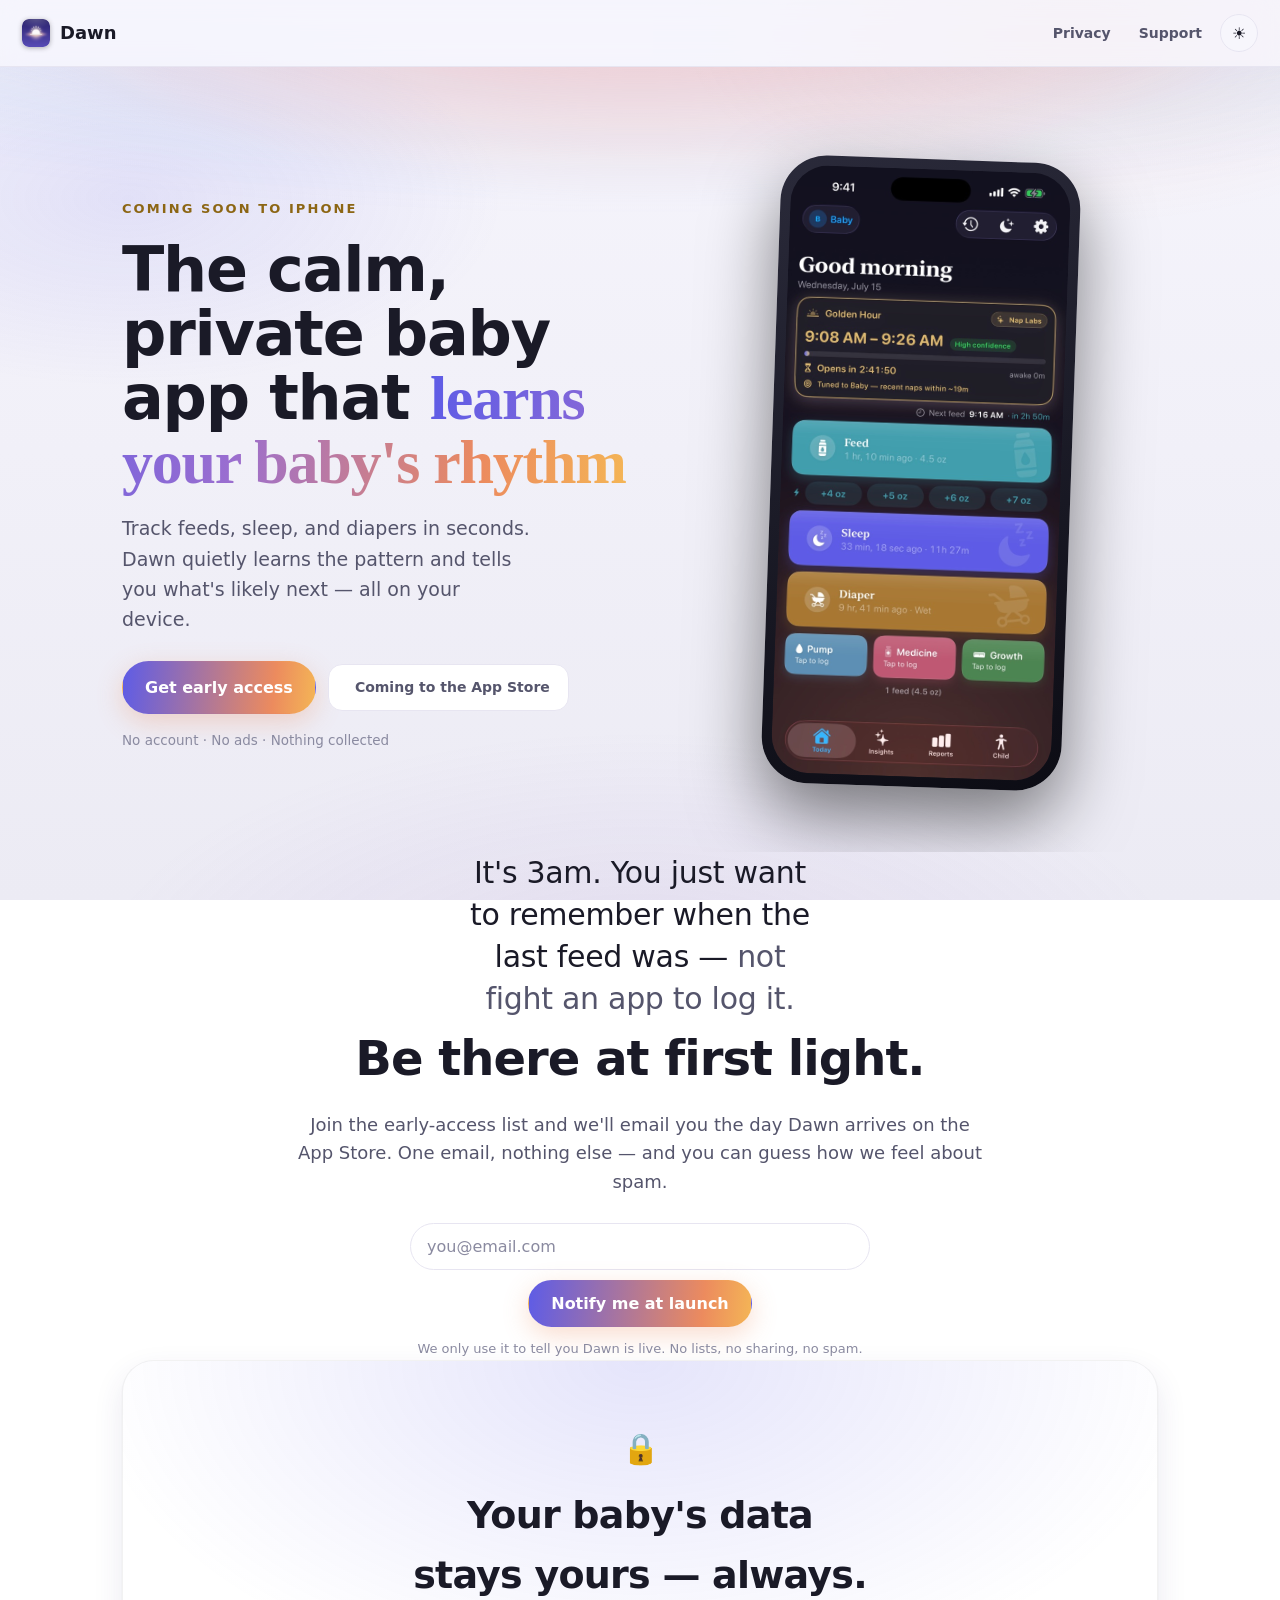
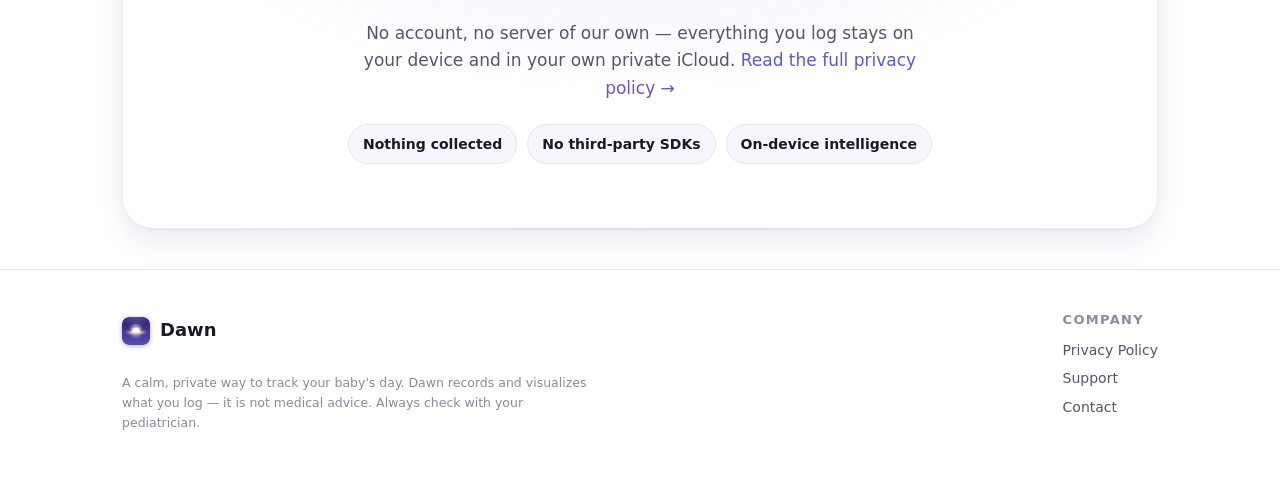
<file: index.html>
<!doctype html>
<html lang="en">
<head>
<meta charset="utf-8">
<meta name="viewport" content="width=device-width, initial-scale=1">
<title>Dawn: Baby Tracker — the calm, private app that learns your baby's rhythm</title>
<meta name="description" content="Track feeds, sleep, and diapers in seconds — then let Dawn learn your baby's rhythm and gently predict what's next. No account, no ads, all on your device.">
<link rel="icon" href="assets/icon.png">
<meta property="og:title" content="Dawn: Baby Tracker">
<meta property="og:description" content="The calm, private baby tracker — smart predictions, no ads, no tracking. Everything stays on your phone.">
<meta property="og:type" content="website">
<meta property="og:image" content="assets/og-image.png">
<meta name="twitter:card" content="summary_large_image">
<link rel="stylesheet" href="styles.css">
<script>
  // Set theme before paint to avoid a flash.
  (function () {
    try {
      var t = localStorage.getItem("dawn-theme");
      if (t) document.documentElement.setAttribute("data-theme", t);
    } catch (e) {}
  })();
</script>
</head>
<body>
<div class="ambient" aria-hidden="true"></div>

<nav class="nav">
  <a class="brand" href="index.html"><span class="mark" aria-hidden="true"></span>Dawn</a>
  <div class="nav-actions">
    <a class="hide-sm" href="privacy.html">Privacy</a>
    <a class="hide-sm" href="support.html">Support</a>
    <button class="theme-toggle" id="themeToggle" aria-label="Switch light or dark theme" title="Switch theme">☾</button>
  </div>
</nav>

<!-- ============ HERO ============ -->
<header class="hero">
  <div class="hero-sky" id="heroSky" aria-hidden="true"></div>
  <div class="wrap hero-grid">
    <div>
      <span class="eyebrow">Coming soon to iPhone</span>
      <h1>The calm, private baby app that <span class="warm serif">learns your baby's rhythm</span></h1>
      <p class="lead">Track feeds, sleep, and diapers in seconds. Dawn quietly learns the pattern and tells you what's likely next — all on your device.</p>
      <div class="cta-row">
        <a class="btn btn-primary" href="#waitlist">Get early access</a>
        <span class="badge-soon"><span class="apple" aria-hidden="true"></span> Coming to the App&nbsp;Store</span>
      </div>
      <p class="reassure">No account · No ads · Nothing collected</p>
    </div>
    <div class="phone tilt" aria-hidden="false">
      <img src="assets/screen-today.jpg" width="620" height="1348" alt="Dawn's Today screen showing the Golden Hour nap prediction, a Feed card, and quick-add amounts on a deep indigo background.">
    </div>
  </div>
</header>

<!-- ============ EMPATHY ============ -->
<section class="empathy wrap reveal">
  <p>It's 3am. You just want to remember when the last feed was — <span class="soft">not fight an app to log it.</span></p>
</section>

<!-- ============ FINAL CTA / WAITLIST ============ -->
<section id="waitlist" class="wrap final">
  <div class="reveal">
    <h2>Be there at first light.</h2>
    <p class="section-sub" style="margin:0 auto 26px">Join the early-access list and we'll email you the day Dawn arrives on the App Store. One email, nothing else — and you can guess how we feel about spam.</p>
    <!-- Waitlist: works with zero backend via the visitor's own mail app.
         To use a form service instead, set data-endpoint on the form to your
         Formspree URL (https://formspree.io/f/xxxx) and it will POST there.

         ⚠️ LEGAL: leaving data-endpoint EMPTY is what keeps our privacy policy
         true. The moment you set a Formspree (or any) endpoint, this site starts
         sending visitor emails to a third-party processor — which contradicts
         "we collect nothing / no third-party SDKs / this site runs no analytics"
         in privacy.html. If you ever enable it, update the Privacy Policy the
         SAME DAY (disclose the processor and what it's used for). -->
    <form class="waitlist" id="waitlistForm" data-endpoint="">
      <input type="email" name="email" placeholder="you@email.com" required aria-label="Your email">
      <button class="btn btn-primary" type="submit">Notify me at launch</button>
    </form>
    <p class="form-note" id="formNote">We only use it to tell you Dawn is live. No lists, no sharing, no spam.</p>
  </div>
</section>

<!-- ============ PRIVACY STRIP ============ -->
<section class="wrap">
  <div class="pillar reveal">
    <div class="lock" aria-hidden="true">🔒</div>
    <h2>Your baby's data stays yours — always.</h2>
    <p>No account, no server of our own — everything you log stays on your device and in your own private iCloud. <a href="privacy.html">Read the full privacy policy →</a></p>
    <div class="points">
      <span>Nothing collected</span>
      <span>No third-party SDKs</span>
      <span>On-device intelligence</span>
    </div>
  </div>
</section>

<!-- ============ FOOTER ============ -->
<footer>
  <div class="wrap foot-grid">
    <div>
      <a class="brand" href="index.html" style="font-size:18px"><span class="mark" aria-hidden="true"></span>Dawn</a>
      <p class="foot-legal">A calm, private way to track your baby's day. Dawn records and visualizes what you log — it is not medical advice. Always check with your pediatrician.</p>
    </div>
    <div class="foot-col">
      <h5>Company</h5>
      <a href="privacy.html">Privacy Policy</a>
      <a href="support.html">Support</a>
      <a href="mailto:dawn@kairofasting.com">Contact</a>
    </div>
  </div>
</footer>

<script>
  // ----- theme toggle -----
  (function () {
    var btn = document.getElementById("themeToggle");
    function current() {
      return document.documentElement.getAttribute("data-theme")
        || (window.matchMedia("(prefers-color-scheme: light)").matches ? "light" : "dark");
    }
    function apply(t) {
      document.documentElement.setAttribute("data-theme", t);
      try { localStorage.setItem("dawn-theme", t); } catch (e) {}
      btn.textContent = t === "light" ? "☀" : "☾";
    }
    btn.textContent = current() === "light" ? "☀" : "☾";
    btn.addEventListener("click", function () { apply(current() === "light" ? "dark" : "light"); });
  })();

  // ----- time-of-day sunrise tint (a nod to the app's living hero) -----
  (function () {
    var sky = document.getElementById("heroSky");
    if (!sky) return;
    var h = new Date().getHours();
    // dawn warm, midday cool-bright, dusk rose, night deep — subtle hue shift
    var hue = (h >= 5 && h < 9) ? 25 : (h >= 9 && h < 17) ? -10 : (h >= 17 && h < 21) ? 15 : -30;
    sky.style.filter = "blur(6px) hue-rotate(" + hue + "deg)";
  })();

  // ----- scroll reveal -----
  (function () {
    var reduce = window.matchMedia("(prefers-reduced-motion: reduce)").matches;
    var items = document.querySelectorAll(".reveal");
    if (reduce || !("IntersectionObserver" in window)) {
      items.forEach(function (el) { el.classList.add("in"); });
      return;
    }
    var io = new IntersectionObserver(function (entries) {
      entries.forEach(function (e) { if (e.isIntersecting) { e.target.classList.add("in"); io.unobserve(e.target); } });
    }, { threshold: 0.12 });
    items.forEach(function (el) { io.observe(el); });
  })();

  // ----- waitlist: posts to a form service if configured, else opens the
  // visitor's own mail app (zero backend, nothing passes through a third party) -----
  (function () {
    var form = document.getElementById("waitlistForm");
    var note = document.getElementById("formNote");
    if (!form) return;
    form.addEventListener("submit", function (e) {
      var endpoint = form.getAttribute("data-endpoint");
      var email = form.querySelector("input[type=email]").value.trim();
      if (endpoint) return; // let the browser POST to the configured service
      e.preventDefault();
      if (!email) return;
      var subject = encodeURIComponent("Dawn early access");
      var body = encodeURIComponent("Please add me to the Dawn waitlist: " + email);
      window.location.href = "mailto:dawn@kairofasting.com?subject=" + subject + "&body=" + body;
      note.textContent = "Thanks! Your mail app is opening — hit send and you're on the list.";
    });
  })();
</script>
</body>
</html>
</file>
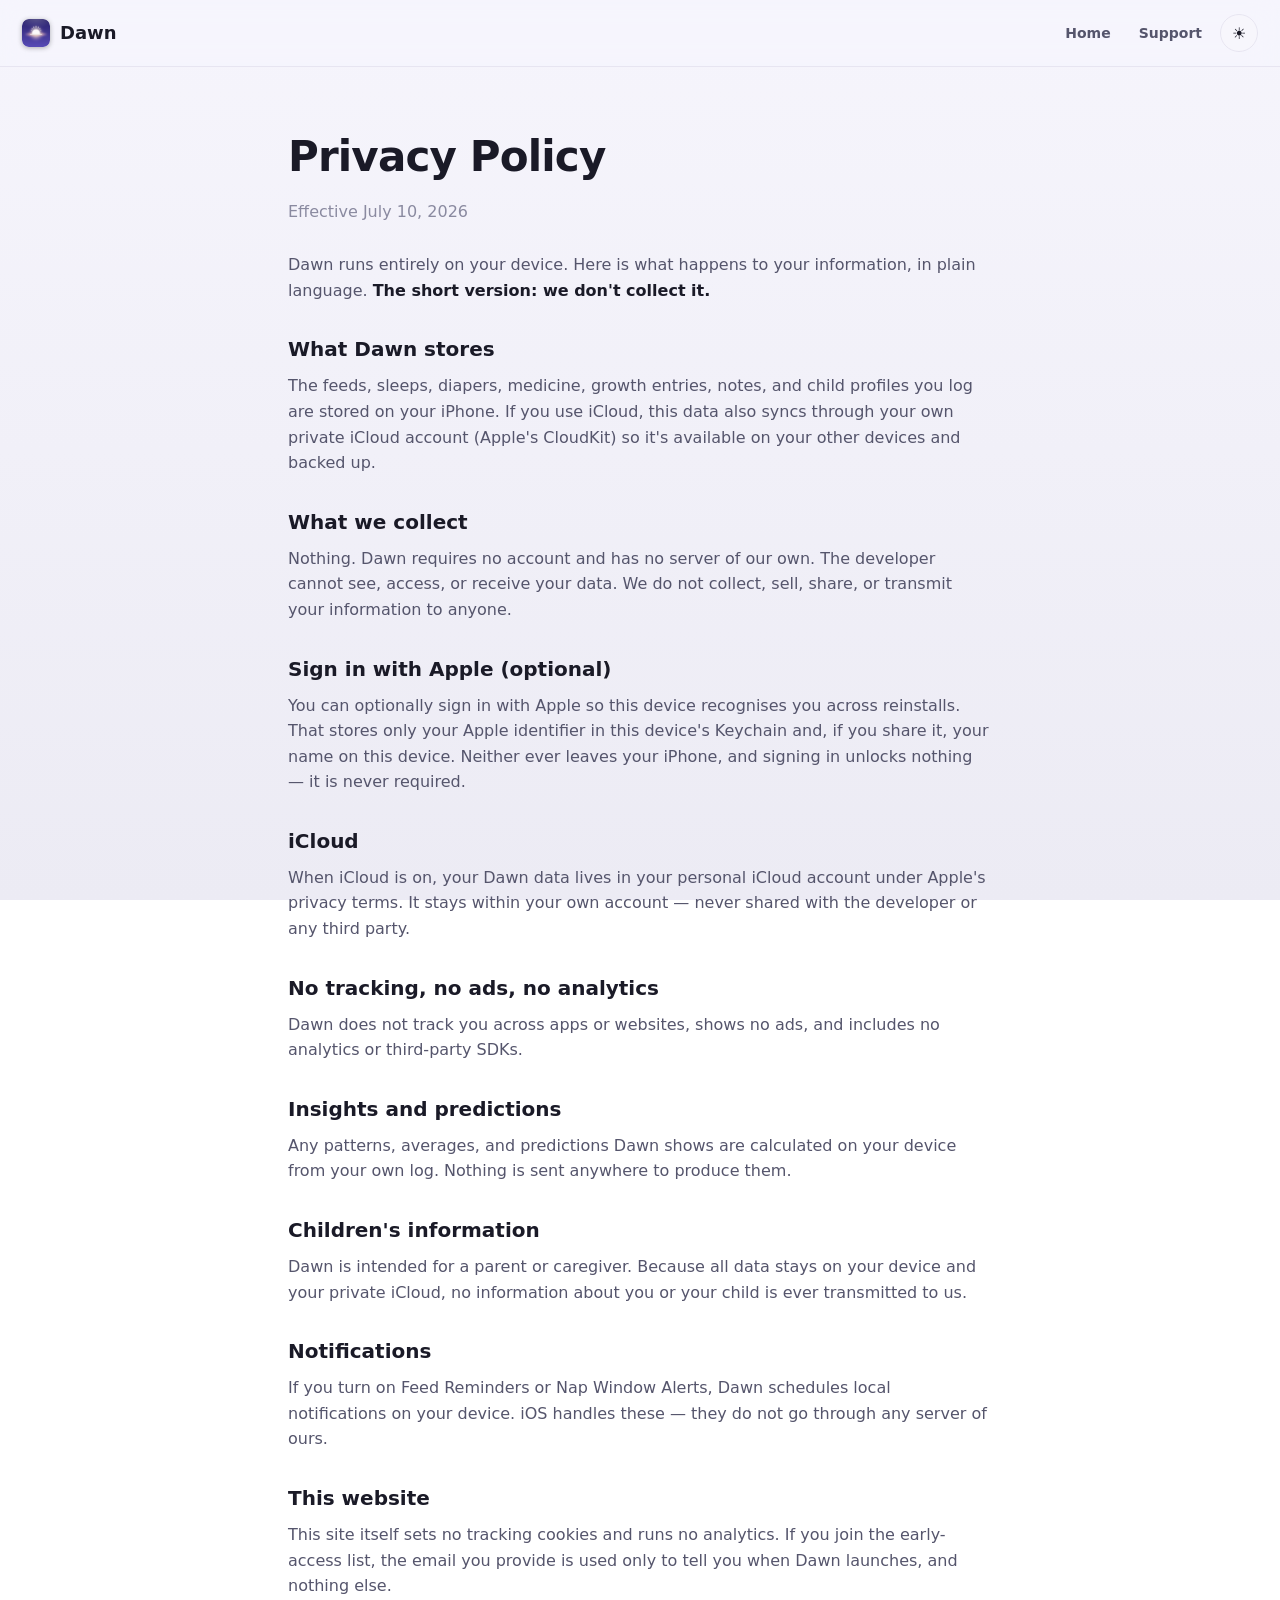
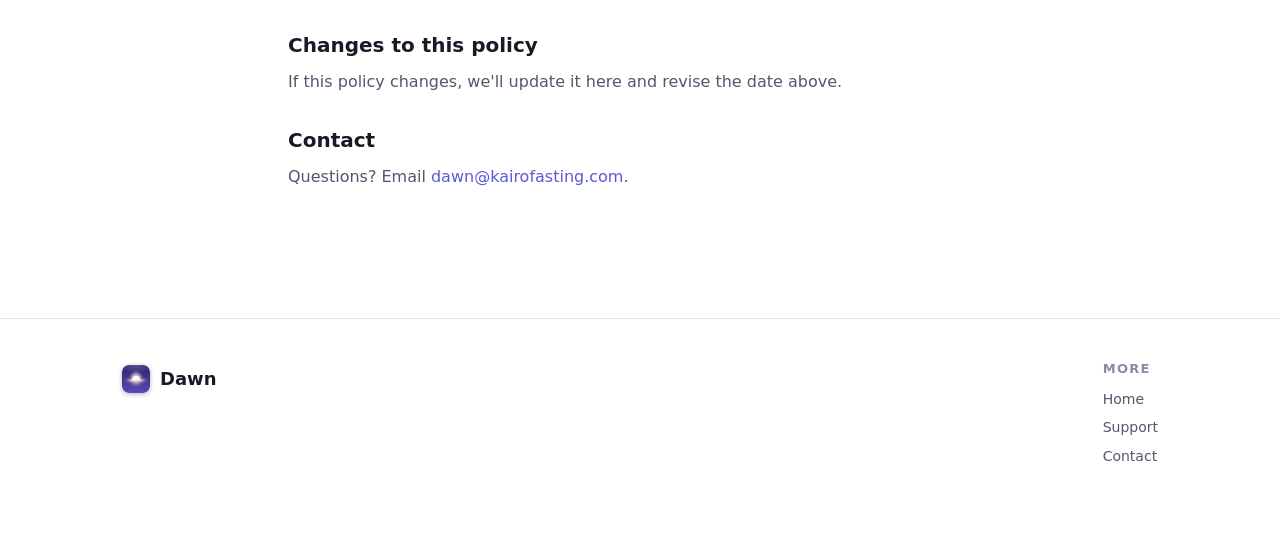
<file: privacy.html>
<!doctype html>
<html lang="en">
<head>
<meta charset="utf-8">
<meta name="viewport" content="width=device-width, initial-scale=1">
<title>Dawn — Privacy Policy</title>
<meta name="description" content="Dawn runs entirely on your device. The short version: we don't collect your data.">
<link rel="icon" href="assets/icon.png">
<link rel="stylesheet" href="styles.css">
<script>(function(){try{var t=localStorage.getItem("dawn-theme");if(t)document.documentElement.setAttribute("data-theme",t);}catch(e){}})();</script>
</head>
<body>

<nav class="nav">
  <a class="brand" href="index.html"><span class="mark" aria-hidden="true"></span>Dawn</a>
  <div class="nav-actions">
    <a href="index.html">Home</a>
    <a href="support.html">Support</a>
    <button class="theme-toggle" id="themeToggle" aria-label="Switch light or dark theme" title="Switch theme">☾</button>
  </div>
</nav>

<main class="narrow prose">
  <h1>Privacy Policy</h1>
  <p class="eff">Effective July 10, 2026</p>

  <p>Dawn runs entirely on your device. Here is what happens to your information, in plain language. <strong>The short version: we don't collect it.</strong></p>

  <h2>What Dawn stores</h2>
  <p>The feeds, sleeps, diapers, medicine, growth entries, notes, and child profiles you log are stored on your iPhone. If you use iCloud, this data also syncs through your own private iCloud account (Apple's CloudKit) so it's available on your other devices and backed up.</p>

  <h2>What we collect</h2>
  <p>Nothing. Dawn requires no account and has no server of our own. The developer cannot see, access, or receive your data. We do not collect, sell, share, or transmit your information to anyone.</p>

  <h2>Sign in with Apple (optional)</h2>
  <p>You can optionally sign in with Apple so this device recognises you across reinstalls. That stores only your Apple identifier in this device's Keychain and, if you share it, your name on this device. Neither ever leaves your iPhone, and signing in unlocks nothing — it is never required.</p>

  <h2>iCloud</h2>
  <p>When iCloud is on, your Dawn data lives in your personal iCloud account under Apple's privacy terms. It stays within your own account — never shared with the developer or any third party.</p>

  <h2>No tracking, no ads, no analytics</h2>
  <p>Dawn does not track you across apps or websites, shows no ads, and includes no analytics or third-party SDKs.</p>

  <h2>Insights and predictions</h2>
  <p>Any patterns, averages, and predictions Dawn shows are calculated on your device from your own log. Nothing is sent anywhere to produce them.</p>

  <h2>Children's information</h2>
  <p>Dawn is intended for a parent or caregiver. Because all data stays on your device and your private iCloud, no information about you or your child is ever transmitted to us.</p>

  <h2>Notifications</h2>
  <p>If you turn on Feed Reminders or Nap Window Alerts, Dawn schedules local notifications on your device. iOS handles these — they do not go through any server of ours.</p>

  <h2>This website</h2>
  <p>This site itself sets no tracking cookies and runs no analytics. If you join the early-access list, the email you provide is used only to tell you when Dawn launches, and nothing else.</p>

  <h2>Changes to this policy</h2>
  <p>If this policy changes, we'll update it here and revise the date above.</p>

  <h2>Contact</h2>
  <p>Questions? Email <a href="mailto:dawn@kairofasting.com">dawn@kairofasting.com</a>.</p>
</main>

<footer>
  <div class="wrap foot-grid">
    <div><a class="brand" href="index.html" style="font-size:18px"><span class="mark" aria-hidden="true"></span>Dawn</a></div>
    <div class="foot-col">
      <h5>More</h5>
      <a href="index.html">Home</a>
      <a href="support.html">Support</a>
      <a href="mailto:dawn@kairofasting.com">Contact</a>
    </div>
  </div>
</footer>

<script>
  (function () {
    var btn = document.getElementById("themeToggle");
    function current(){return document.documentElement.getAttribute("data-theme")||(window.matchMedia("(prefers-color-scheme: light)").matches?"light":"dark");}
    function apply(t){document.documentElement.setAttribute("data-theme",t);try{localStorage.setItem("dawn-theme",t);}catch(e){}btn.textContent=t==="light"?"☀":"☾";}
    btn.textContent=current()==="light"?"☀":"☾";
    btn.addEventListener("click",function(){apply(current()==="light"?"dark":"light");});
  })();
</script>
</body>
</html>
</file>
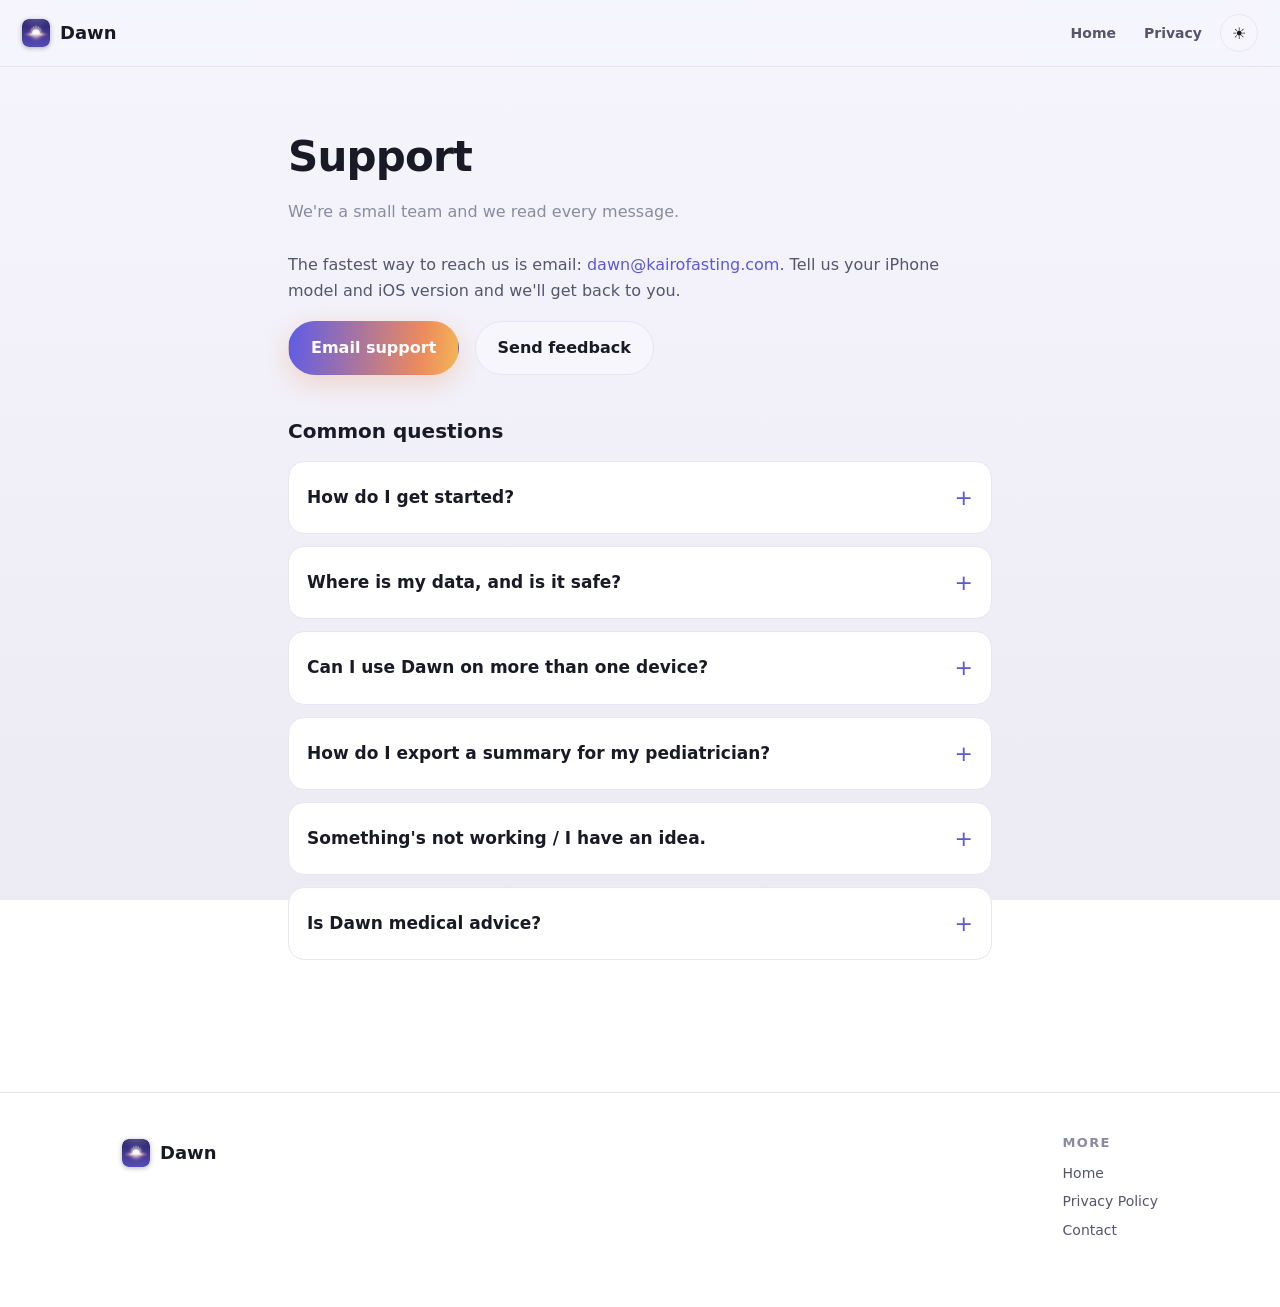
<file: support.html>
<!doctype html>
<html lang="en">
<head>
<meta charset="utf-8">
<meta name="viewport" content="width=device-width, initial-scale=1">
<title>Dawn — Support</title>
<meta name="description" content="Help with Dawn, the calm, private baby tracker. Contact and common questions.">
<link rel="icon" href="assets/icon.png">
<link rel="stylesheet" href="styles.css">
<script>(function(){try{var t=localStorage.getItem("dawn-theme");if(t)document.documentElement.setAttribute("data-theme",t);}catch(e){}})();</script>
</head>
<body>

<nav class="nav">
  <a class="brand" href="index.html"><span class="mark" aria-hidden="true"></span>Dawn</a>
  <div class="nav-actions">
    <a href="index.html">Home</a>
    <a href="privacy.html">Privacy</a>
    <button class="theme-toggle" id="themeToggle" aria-label="Switch light or dark theme" title="Switch theme">☾</button>
  </div>
</nav>

<main class="narrow prose">
  <h1>Support</h1>
  <p class="eff">We're a small team and we read every message.</p>

  <p>The fastest way to reach us is email: <a href="mailto:dawn@kairofasting.com?subject=Dawn%20support">dawn@kairofasting.com</a>. Tell us your iPhone model and iOS version and we'll get back to you.</p>

  <p style="margin-top:18px">
    <a class="btn btn-primary" href="mailto:dawn@kairofasting.com?subject=Dawn%20support">Email support</a>
    &nbsp;
    <a class="btn btn-ghost" href="mailto:dawn@kairofasting.com?subject=Dawn%20feedback&body=What%20I%27d%20love%20Dawn%20to%20do%3A%0A">Send feedback</a>
  </p>

  <h2 style="margin-top:40px">Common questions</h2>

  <div class="faq" style="margin-top:14px">
    <details><summary>How do I get started?</summary><p>Open Dawn and start logging — there's no account or sign-up. Tap a card for a feed, sleep, or diaper. After a few entries, Dawn begins learning your baby's rhythm.</p></details>
    <details><summary>Where is my data, and is it safe?</summary><p>Everything stays on your device and, if you use iCloud, in your own private iCloud account. Dawn has no server and collects nothing. See our <a href="privacy.html">Privacy Policy</a>.</p></details>
    <details><summary>Can I use Dawn on more than one device?</summary><p>Yes. With iCloud turned on, your data syncs across your own iPhone and iPad automatically, so it's always up to date and backed up.</p></details>
    <details><summary>How do I export a summary for my pediatrician?</summary><p>Open Reports and choose Export — Dawn builds a tidy PDF of the week or month you pick that you can print or email.</p></details>
    <details><summary>Something's not working / I have an idea.</summary><p>Please email <a href="mailto:dawn@kairofasting.com?subject=Dawn%20support">dawn@kairofasting.com</a>. Bug reports and feature ideas genuinely shape what we build next.</p></details>
    <details><summary>Is Dawn medical advice?</summary><p>No. Dawn records and visualizes what you log and shows patterns from your own data. It is not a diagnostic tool — always check with your pediatrician.</p></details>
  </div>
</main>

<footer>
  <div class="wrap foot-grid">
    <div><a class="brand" href="index.html" style="font-size:18px"><span class="mark" aria-hidden="true"></span>Dawn</a></div>
    <div class="foot-col">
      <h5>More</h5>
      <a href="index.html">Home</a>
      <a href="privacy.html">Privacy Policy</a>
      <a href="mailto:dawn@kairofasting.com">Contact</a>
    </div>
  </div>
</footer>

<script>
  (function () {
    var btn = document.getElementById("themeToggle");
    function current(){return document.documentElement.getAttribute("data-theme")||(window.matchMedia("(prefers-color-scheme: light)").matches?"light":"dark");}
    function apply(t){document.documentElement.setAttribute("data-theme",t);try{localStorage.setItem("dawn-theme",t);}catch(e){}btn.textContent=t==="light"?"☀":"☾";}
    btn.textContent=current()==="light"?"☀":"☾";
    btn.addEventListener("click",function(){apply(current()==="light"?"dark":"light");});
  })();
</script>
</body>
</html>
</file>
<file: styles.css>
/* Dawn — shared site styles. Nightfall (dark) is the primary theme; Daybreak
   (light) is a full first-class fallback. Self-contained: no external fonts or
   requests. Colors carry the app's WCAG-checked palette. */

:root {
  /* Nightfall (dark) is the default look */
  --bg-top: #12121d;
  --bg-bottom: #08080f;
  --surface: #16161f;
  --surface-2: #1c1c28;
  --ink: #f0eff8;
  --muted: #a9a8c2;
  --faint: #6f6e88;
  --line: #2a2940;
  --accent: #8f8df8;
  --accent-ink: #ffffff;
  --gold: #dcb86c;

  /* sunrise — shared across themes, luminous on both */
  --sky-indigo: #5e5ce6;
  --sky-violet: #9a6ed0;
  --sky-coral: #ec8b5e;
  --sky-gold: #f4b556;

  /* category tints (site-decorative; darker amber/green per AA work) */
  --feed: #46a7b5;
  --sleep: #6e6cf0;
  --diaper: #b98a3d;
  --growth: #4f9d63;

  --card-stroke: rgba(255, 255, 255, 0.07);
  --card-glow: rgba(143, 141, 248, 0.16);
  --shadow: 0 2px 6px rgba(0, 0, 0, 0.35), 0 18px 44px rgba(0, 0, 0, 0.4);
  --radius: 22px;
  --maxw: 1080px;
  color-scheme: dark;
}

@media (prefers-color-scheme: light) {
  :root {
    --bg-top: #f6f5fc;
    --bg-bottom: #ecebf4;
    --surface: #ffffff;
    --surface-2: #f7f6fc;
    --ink: #1a1a27;
    --muted: #55556c;
    --faint: #8a8aa0;
    --line: #e7e5f1;
    --accent: #5b59d6;
    --accent-ink: #ffffff;
    --gold: #8c6614; /* darkened for AA on light */
    --card-stroke: rgba(0, 0, 0, 0.05);
    --card-glow: rgba(60, 52, 120, 0.1);
    --shadow: 0 1px 2px rgba(25, 25, 39, 0.05), 0 12px 30px rgba(60, 52, 120, 0.1);
    color-scheme: light;
  }
}

/* explicit toggle wins over the OS preference, both directions */
:root[data-theme="dark"] {
  --bg-top: #12121d; --bg-bottom: #08080f; --surface: #16161f; --surface-2: #1c1c28;
  --ink: #f0eff8; --muted: #a9a8c2; --faint: #6f6e88; --line: #2a2940;
  --accent: #8f8df8; --gold: #dcb86c;
  --card-stroke: rgba(255,255,255,0.07); --card-glow: rgba(143,141,248,0.16);
  --shadow: 0 2px 6px rgba(0,0,0,0.35), 0 18px 44px rgba(0,0,0,0.4);
  color-scheme: dark;
}
:root[data-theme="light"] {
  --bg-top: #f6f5fc; --bg-bottom: #ecebf4; --surface: #ffffff; --surface-2: #f7f6fc;
  --ink: #1a1a27; --muted: #55556c; --faint: #8a8aa0; --line: #e7e5f1;
  --accent: #5b59d6; --gold: #8c6614;
  --card-stroke: rgba(0,0,0,0.05); --card-glow: rgba(60,52,120,0.1);
  --shadow: 0 1px 2px rgba(25,25,39,0.05), 0 12px 30px rgba(60,52,120,0.1);
  color-scheme: light;
}

* { box-sizing: border-box; margin: 0; padding: 0; }

html { scroll-behavior: smooth; }
@media (prefers-reduced-motion: reduce) { html { scroll-behavior: auto; } }

body {
  font-family: ui-rounded, "SF Pro Rounded", -apple-system, BlinkMacSystemFont, system-ui, sans-serif;
  color: var(--ink);
  background: linear-gradient(180deg, var(--bg-top), var(--bg-bottom)) fixed;
  line-height: 1.6;
  -webkit-font-smoothing: antialiased;
  overflow-x: hidden;
}

.serif { font-family: ui-serif, "New York", Georgia, "Times New Roman", serif; }

.wrap { max-width: var(--maxw); margin: 0 auto; padding: 0 22px; }
.narrow { max-width: 44rem; margin: 0 auto; padding: 0 22px; }

a { color: var(--accent); text-decoration: none; }
a:hover { text-decoration: underline; }
:focus-visible { outline: 2px solid var(--accent); outline-offset: 3px; border-radius: 6px; }

/* ---------- top nav ---------- */
.nav {
  position: sticky; top: 0; z-index: 50;
  display: flex; align-items: center; justify-content: space-between;
  padding: 14px 22px;
  backdrop-filter: saturate(140%) blur(14px);
  background: color-mix(in srgb, var(--bg-top) 72%, transparent);
  border-bottom: 1px solid var(--line);
}
.brand { display: flex; align-items: center; gap: 10px; font-weight: 700; font-size: 18px; color: var(--ink); }
.brand:hover { text-decoration: none; }
.brand .mark {
  width: 28px; height: 28px; border-radius: 7px;
  background: url("assets/icon.png") center/cover no-repeat;
  box-shadow: 0 1px 5px rgba(0, 0, 0, 0.3);
}
.nav-actions { display: flex; align-items: center; gap: 8px; }
.nav-actions a { color: var(--muted); font-size: 14px; font-weight: 600; padding: 8px 10px; }
.nav-actions a:hover { color: var(--ink); text-decoration: none; }
.theme-toggle {
  background: var(--surface-2); border: 1px solid var(--line); color: var(--ink);
  width: 38px; height: 38px; border-radius: 999px; cursor: pointer; font-size: 16px;
  display: inline-flex; align-items: center; justify-content: center;
}
.theme-toggle:hover { border-color: var(--accent); }

/* ---------- buttons ---------- */
.btn {
  display: inline-flex; align-items: center; gap: 8px;
  font-family: inherit; font-weight: 700; font-size: 16px; cursor: pointer;
  padding: 13px 22px; border-radius: 999px; border: 1px solid transparent;
  transition: transform .15s ease, box-shadow .15s ease;
}
.btn-primary {
  color: #fff;
  background: linear-gradient(96deg, var(--sky-indigo), var(--sky-coral) 78%, var(--sky-gold));
  box-shadow: 0 8px 26px rgba(236, 139, 94, 0.3);
}
.btn-primary:hover { transform: translateY(-2px); text-decoration: none; box-shadow: 0 12px 32px rgba(236,139,94,.4); }
.btn-ghost { color: var(--ink); background: var(--surface-2); border-color: var(--line); }
.btn-ghost:hover { border-color: var(--accent); text-decoration: none; }
@media (prefers-reduced-motion: reduce) { .btn:hover { transform: none; } }

.badge-soon {
  display: inline-flex; align-items: center; gap: 8px;
  padding: 11px 18px; border-radius: 14px; border: 1px solid var(--line);
  background: var(--surface); color: var(--muted); font-size: 14px; font-weight: 600;
}
.badge-soon .apple { font-size: 18px; }

/* ---------- hero ---------- */
.hero { position: relative; overflow: hidden; padding: 92px 0 64px; }
.hero-sky {
  position: absolute; inset: -20% -20% auto -20%; height: 90%; z-index: -1;
  background:
    radial-gradient(60% 55% at 50% 8%, rgba(244,181,86,0.30), transparent 60%),
    radial-gradient(80% 60% at 50% 0%, rgba(236,139,94,0.22), transparent 62%),
    radial-gradient(120% 90% at 50% -20%, rgba(94,92,230,0.30), transparent 70%);
  filter: blur(6px);
  animation: dawnrise 14s ease-in-out infinite alternate;
}
@keyframes dawnrise { from { transform: translateY(6px); opacity: .85; } to { transform: translateY(-8px); opacity: 1; } }
@media (prefers-reduced-motion: reduce) { .hero-sky { animation: none; } }

.hero-grid { display: grid; grid-template-columns: 1.05fr 0.95fr; gap: 40px; align-items: center; }
.eyebrow {
  font-size: 13px; letter-spacing: .16em; text-transform: uppercase; font-weight: 700;
  color: var(--gold); display: inline-flex; align-items: center; gap: 8px; margin-bottom: 18px;
}
.hero h1 {
  font-size: clamp(38px, 6vw, 62px); line-height: 1.03; letter-spacing: -0.02em;
  font-weight: 700; text-wrap: balance; margin-bottom: 18px;
}
.hero h1 .warm {
  background: linear-gradient(96deg, var(--sky-indigo), var(--sky-violet) 40%, var(--sky-coral) 78%, var(--sky-gold));
  -webkit-background-clip: text; background-clip: text; color: transparent;
}
.hero p.lead { font-size: 19px; color: var(--muted); max-width: 34ch; margin-bottom: 26px; }
.hero .cta-row { display: flex; flex-wrap: wrap; gap: 12px; align-items: center; }
.hero .reassure { margin-top: 16px; font-size: 13.5px; color: var(--faint); }

/* phone mock */
.phone {
  justify-self: center;
  width: 300px; border-radius: 46px; padding: 10px;
  background: linear-gradient(160deg, #2a2a3a, #0c0c14);
  box-shadow: 0 30px 70px rgba(0,0,0,.5), 0 0 0 1px rgba(255,255,255,.06);
}
.phone img { width: 100%; height: auto; border-radius: 38px; display: block; }
.phone.tilt { transform: rotate(2deg); }

/* ---------- sections ---------- */
section { padding: 72px 0; }
.section-eyebrow { font-size: 13px; letter-spacing: .14em; text-transform: uppercase; color: var(--faint); font-weight: 700; margin-bottom: 12px; }
h2.section-title { font-size: clamp(28px, 4.5vw, 42px); letter-spacing: -0.02em; line-height: 1.08; text-wrap: balance; margin-bottom: 14px; }
.section-sub { font-size: 18px; color: var(--muted); max-width: 60ch; }

/* empathy band */
.empathy { text-align: center; }
.empathy p { font-size: clamp(22px, 3.4vw, 30px); line-height: 1.4; max-width: 24ch; margin: 0 auto; letter-spacing: -0.01em; text-wrap: balance; }
.empathy .soft { color: var(--muted); }

/* feature moments */
.moment { display: grid; grid-template-columns: 1fr 1fr; gap: 48px; align-items: center; margin: 64px 0; }
.moment:nth-child(even) .moment-visual { order: -1; }
.moment .kicker { font-size: 13px; letter-spacing: .12em; text-transform: uppercase; font-weight: 700; margin-bottom: 10px; }
.moment h3 { font-size: clamp(24px, 3.4vw, 32px); letter-spacing: -0.01em; margin-bottom: 12px; text-wrap: balance; }
.moment p { color: var(--muted); font-size: 17px; max-width: 46ch; }
.moment .tag { display: inline-block; margin-top: 14px; font-size: 13px; font-weight: 700; color: var(--gold); border: 1px solid color-mix(in srgb, var(--gold) 40%, transparent); padding: 5px 12px; border-radius: 999px; }
.moment-visual .phone { width: 270px; }

/* generic card */
.card { background: var(--surface); border: 1px solid var(--card-stroke); border-radius: var(--radius); box-shadow: var(--shadow); padding: 24px; }

/* privacy pillar */
.pillar { text-align: center; border-radius: 32px; padding: 64px 28px;
  background:
    radial-gradient(90% 120% at 50% 0%, rgba(94,92,230,0.16), transparent 60%),
    var(--surface);
  border: 1px solid var(--card-stroke); box-shadow: var(--shadow);
}
.pillar .lock { font-size: 30px; }
.pillar h2 { font-size: clamp(26px, 4vw, 38px); letter-spacing: -0.02em; max-width: 20ch; margin: 12px auto 14px; text-wrap: balance; }
.pillar p { color: var(--muted); max-width: 52ch; margin: 0 auto; font-size: 17px; }
.pillar .points { display: flex; flex-wrap: wrap; gap: 10px; justify-content: center; margin-top: 22px; }
.pillar .points span { font-size: 14px; font-weight: 600; padding: 8px 14px; border-radius: 999px; background: var(--surface-2); border: 1px solid var(--line); }

/* why-dawn strip */
.why-grid { display: grid; grid-template-columns: repeat(3, 1fr); gap: 16px; }
.why-grid .card h4 { font-size: 17px; margin-bottom: 6px; }
.why-grid .card p { color: var(--muted); font-size: 14.5px; }
.why-grid .card .big { font-size: 15px; font-weight: 800; color: var(--gold); display: block; margin-bottom: 8px; }

/* faq */
.faq details { border: 1px solid var(--line); border-radius: 16px; padding: 4px 18px; margin-bottom: 12px; background: var(--surface); }
.faq summary { font-weight: 700; font-size: 17px; padding: 14px 0; cursor: pointer; list-style: none; display: flex; justify-content: space-between; align-items: center; }
.faq summary::-webkit-details-marker { display: none; }
.faq summary::after { content: "+"; color: var(--accent); font-size: 22px; font-weight: 400; }
.faq details[open] summary::after { content: "\2013"; }
.faq details p { color: var(--muted); padding: 0 0 16px; font-size: 15.5px; }

/* waitlist form */
.waitlist { display: flex; gap: 10px; flex-wrap: wrap; max-width: 460px; }
.waitlist input[type=email] {
  flex: 1 1 220px; padding: 13px 16px; border-radius: 999px; font-size: 16px; font-family: inherit;
  background: var(--surface); border: 1px solid var(--line); color: var(--ink);
}
.waitlist input::placeholder { color: var(--faint); }
.form-note { font-size: 13px; color: var(--faint); margin-top: 12px; }

/* final cta */
.final { text-align: center; }
.final h2 { font-size: clamp(30px, 5vw, 48px); letter-spacing: -0.02em; margin-bottom: 14px; text-wrap: balance; }
.final .waitlist { margin: 0 auto; justify-content: center; }

/* footer */
footer { border-top: 1px solid var(--line); padding: 40px 0 60px; margin-top: 40px; }
.foot-grid { display: flex; flex-wrap: wrap; gap: 24px; justify-content: space-between; align-items: flex-start; }
footer a { color: var(--muted); font-size: 14px; display: block; margin: 6px 0; }
footer a:hover { color: var(--ink); }
.foot-col h5 { font-size: 13px; text-transform: uppercase; letter-spacing: .1em; color: var(--faint); margin-bottom: 8px; }
.foot-legal { margin-top: 28px; font-size: 12.5px; color: var(--faint); max-width: 60ch; }

/* prose (privacy / support) */
.prose { padding: 56px 0 80px; }
.prose h1 { font-size: clamp(30px, 5vw, 42px); letter-spacing: -0.02em; margin-bottom: 6px; }
.prose .eff { color: var(--faint); margin-bottom: 28px; }
.prose h2 { font-size: 20px; margin: 30px 0 8px; }
.prose p { color: var(--muted); margin: 8px 0; }
.prose strong { color: var(--ink); }

/* scroll reveal */
.reveal { opacity: 0; transform: translateY(16px); transition: opacity .6s ease, transform .6s ease; }
.reveal.in { opacity: 1; transform: none; }
@media (prefers-reduced-motion: reduce) { .reveal { opacity: 1 !important; transform: none !important; } }

/* other apps (cross-promo) */
.apps-grid { display: grid; grid-template-columns: repeat(auto-fit, minmax(280px, 1fr)); gap: 16px; margin-top: 22px; }
.app-card { display: flex; gap: 16px; align-items: center; background: var(--surface); border: 1px solid var(--card-stroke); border-radius: var(--radius); box-shadow: var(--shadow); padding: 20px; transition: transform .15s ease, border-color .15s ease; }
.app-card:hover { text-decoration: none; transform: translateY(-2px); border-color: var(--accent); }
.app-mark { flex: none; width: 54px; height: 54px; border-radius: 15px; display: flex; align-items: center; justify-content: center; font-weight: 800; font-size: 22px; color: #fff; }
.app-mark.kairo { background: url("assets/kairo-icon.png") center/cover no-repeat; box-shadow: 0 1px 6px rgba(0,0,0,.3); }
.app-card h4 { font-size: 18px; margin-bottom: 2px; color: var(--ink); }
.app-card h4 .pill { font-size: 11px; font-weight: 700; color: var(--muted); border: 1px solid var(--line); border-radius: 999px; padding: 2px 8px; margin-left: 8px; vertical-align: middle; }
.app-card p { color: var(--muted); font-size: 14px; margin-bottom: 6px; }
.app-card .app-link { color: var(--accent); font-size: 14px; font-weight: 700; }
@media (prefers-reduced-motion: reduce) { .app-card:hover { transform: none; } }

/* responsive */
@media (max-width: 860px) {
  .hero-grid { grid-template-columns: 1fr; text-align: center; }
  .hero p.lead { margin-left: auto; margin-right: auto; }
  .hero .cta-row { justify-content: center; }
  .hero .phone { margin-top: 20px; }
  .moment { grid-template-columns: 1fr; gap: 24px; margin: 48px 0; }
  .moment:nth-child(even) .moment-visual { order: 0; }
  .moment-visual .phone, .phone { width: 240px; }
  .why-grid { grid-template-columns: 1fr; }
  .nav-actions a.hide-sm { display: none; }
}

/* ---------- ambient dawn field (persistent atmosphere) ---------- */
.ambient {
  position: fixed; inset: 0; z-index: -2; pointer-events: none;
  background:
    radial-gradient(44% 30% at 84% 4%, rgba(236,139,94,0.10), transparent 70%),
    radial-gradient(42% 30% at 10% 22%, rgba(94,92,230,0.12), transparent 70%),
    radial-gradient(60% 40% at 50% 110%, rgba(154,110,208,0.12), transparent 72%);
  animation: ambientdrift 30s ease-in-out infinite alternate;
}
@keyframes ambientdrift {
  from { transform: translate3d(-1.5%, 0, 0) scale(1.02); }
  to   { transform: translate3d(1.5%, -1.2%, 0) scale(1.06); }
}
@media (prefers-reduced-motion: reduce) { .ambient { animation: none; } }

/* the hero phone breathes */
@media (prefers-reduced-motion: no-preference) {
  .hero .phone.tilt { animation: phonefloat 8s ease-in-out infinite; }
}
@keyframes phonefloat {
  0%, 100% { transform: rotate(2deg) translateY(0); }
  50%      { transform: rotate(2deg) translateY(-12px); }
}

/* ---------- one night with Dawn (narrative) ---------- */
.nightline { max-width: 660px; margin: 0 auto; }
.beat {
  position: relative; border: 1px solid var(--card-stroke); border-radius: 20px;
  background:
    radial-gradient(120% 120% at 0% 0%, color-mix(in srgb, var(--bc, var(--accent)) 12%, transparent), transparent 55%),
    var(--surface);
  box-shadow: var(--shadow); padding: 22px 24px 22px 28px; overflow: hidden;
}
.beat::before {
  content: ""; position: absolute; left: 0; top: 18px; bottom: 18px;
  width: 4px; border-radius: 4px; background: var(--bc, var(--accent));
}
.beat .when {
  font-size: 12px; font-weight: 700; letter-spacing: .12em; text-transform: uppercase;
  color: var(--bc, var(--accent)); margin-bottom: 10px;
}
.beat .when span { color: var(--faint); font-weight: 600; letter-spacing: 0; text-transform: none; margin-left: 10px; }
.beat .say { font-family: ui-serif, "New York", Georgia, serif; font-size: 20px; line-height: 1.4; margin-bottom: 10px; text-wrap: balance; }
.beat .do { color: var(--muted); font-size: 15px; }
.beat .do b { color: var(--bc, var(--accent)); font-weight: 700; }
.brg { text-align: center; color: var(--faint); font-size: 14px; padding: 12px 0; }
.brg::before { content: "\2193  "; opacity: .7; }
.nightcap { text-align: center; max-width: 42ch; margin: 26px auto 0; }
.nightcap p { color: var(--muted); font-size: 18px; }
.nightcap .cap {
  margin-top: 10px; font-family: ui-serif, "New York", Georgia, serif; font-size: 24px;
  background: linear-gradient(96deg, var(--sky-indigo), var(--sky-coral) 80%, var(--sky-gold));
  -webkit-background-clip: text; background-clip: text; color: transparent;
}
</file>
